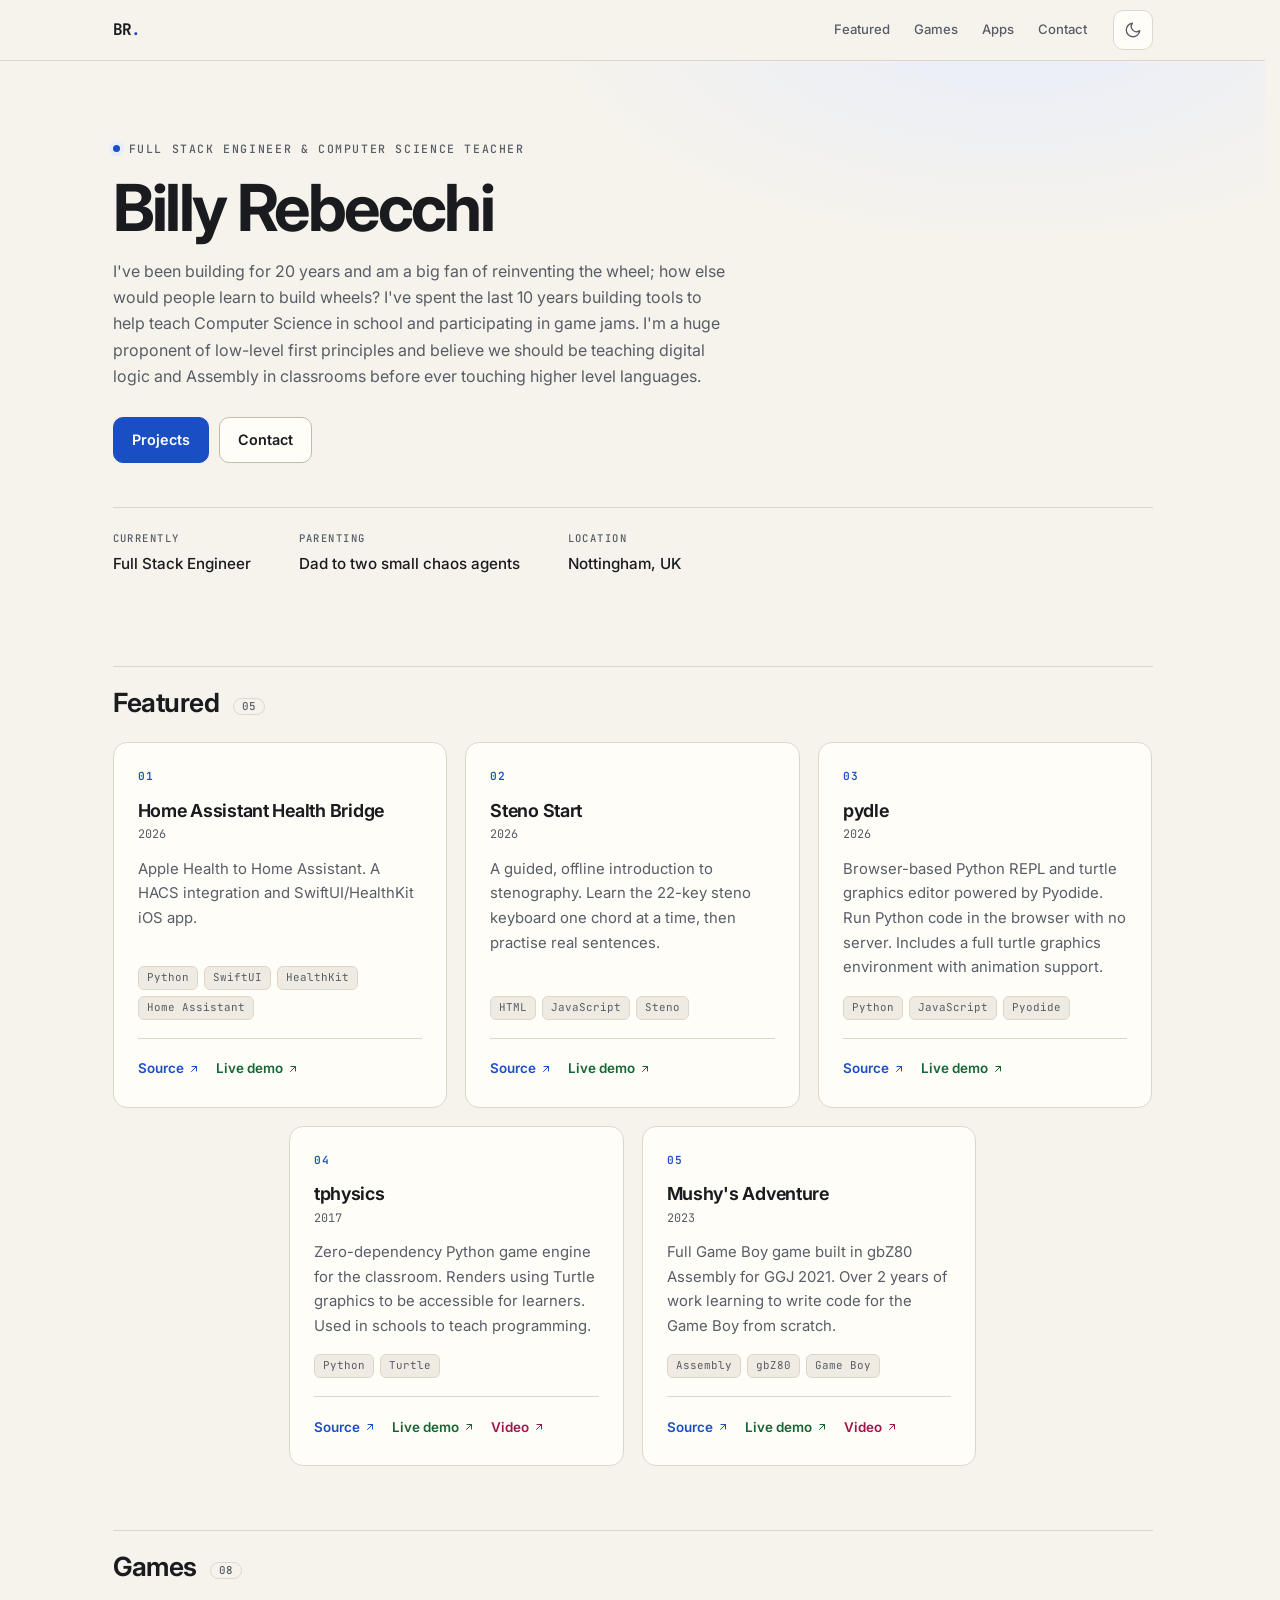
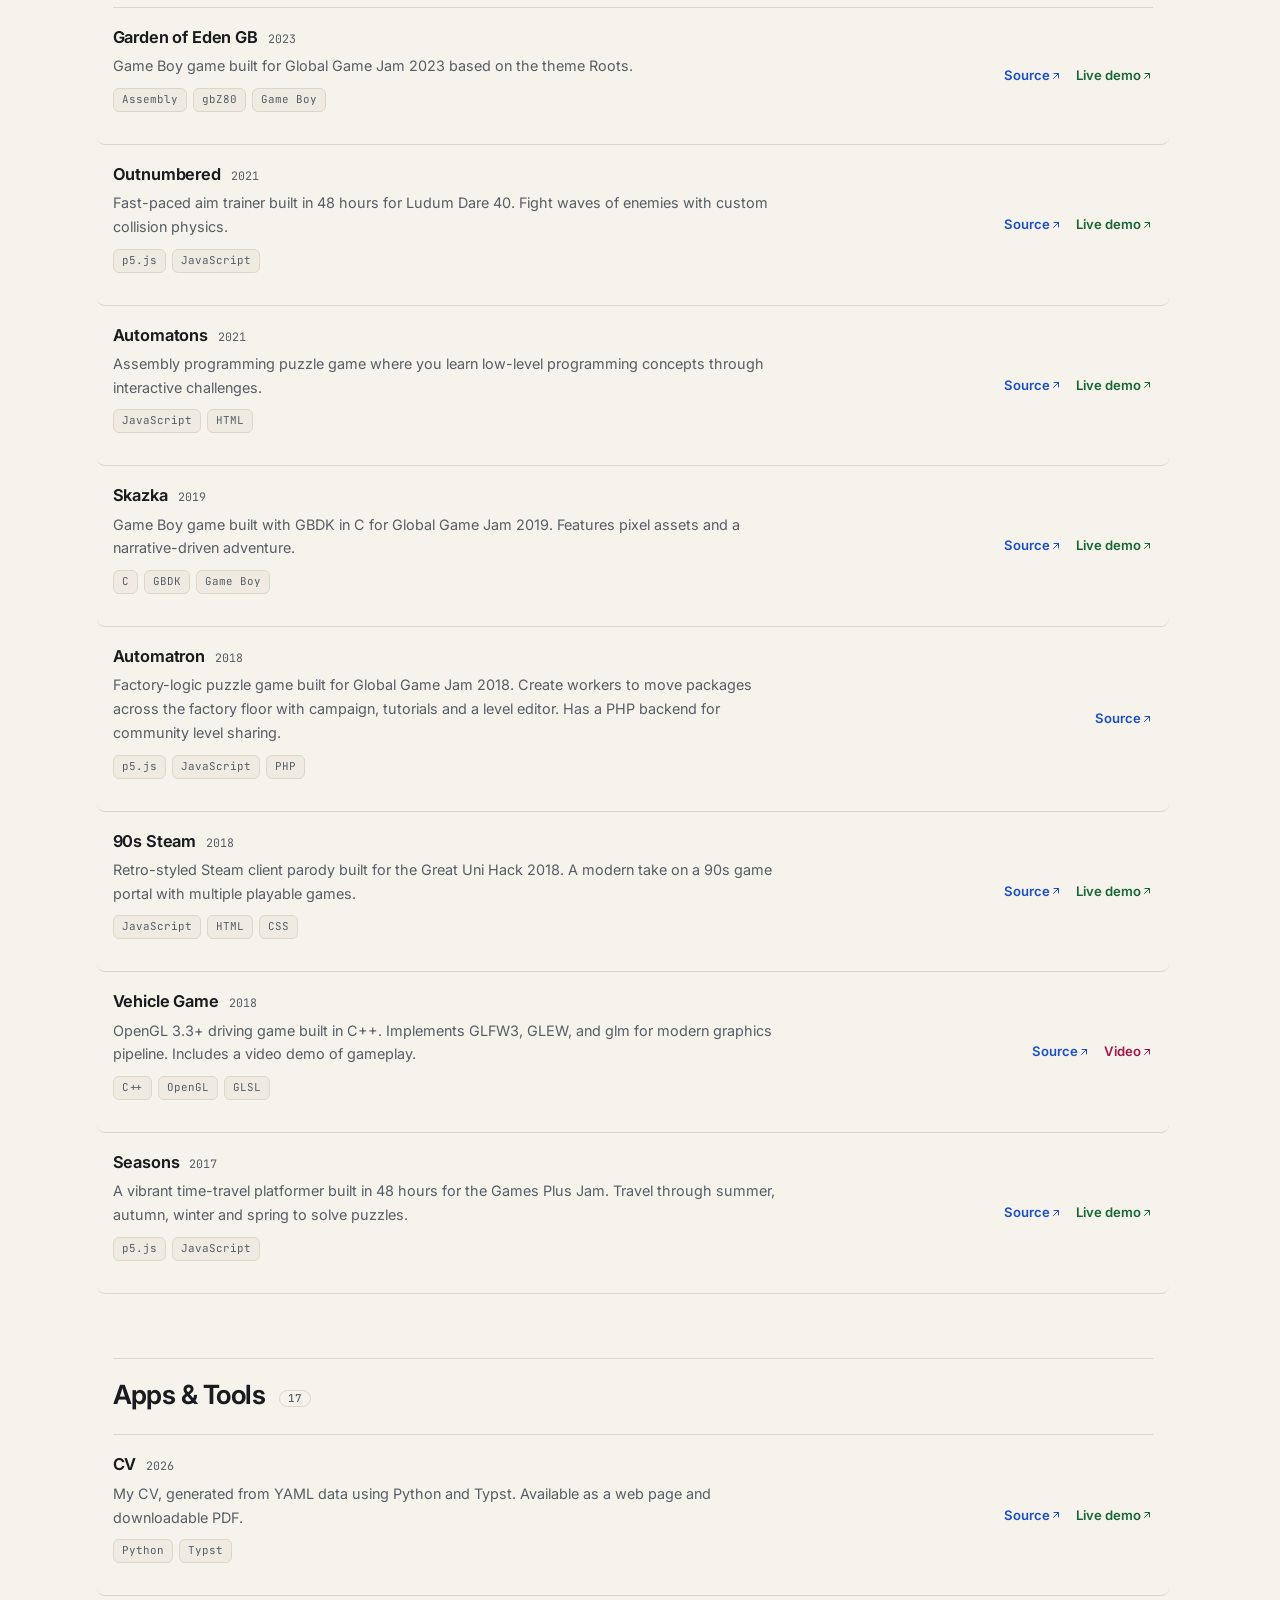
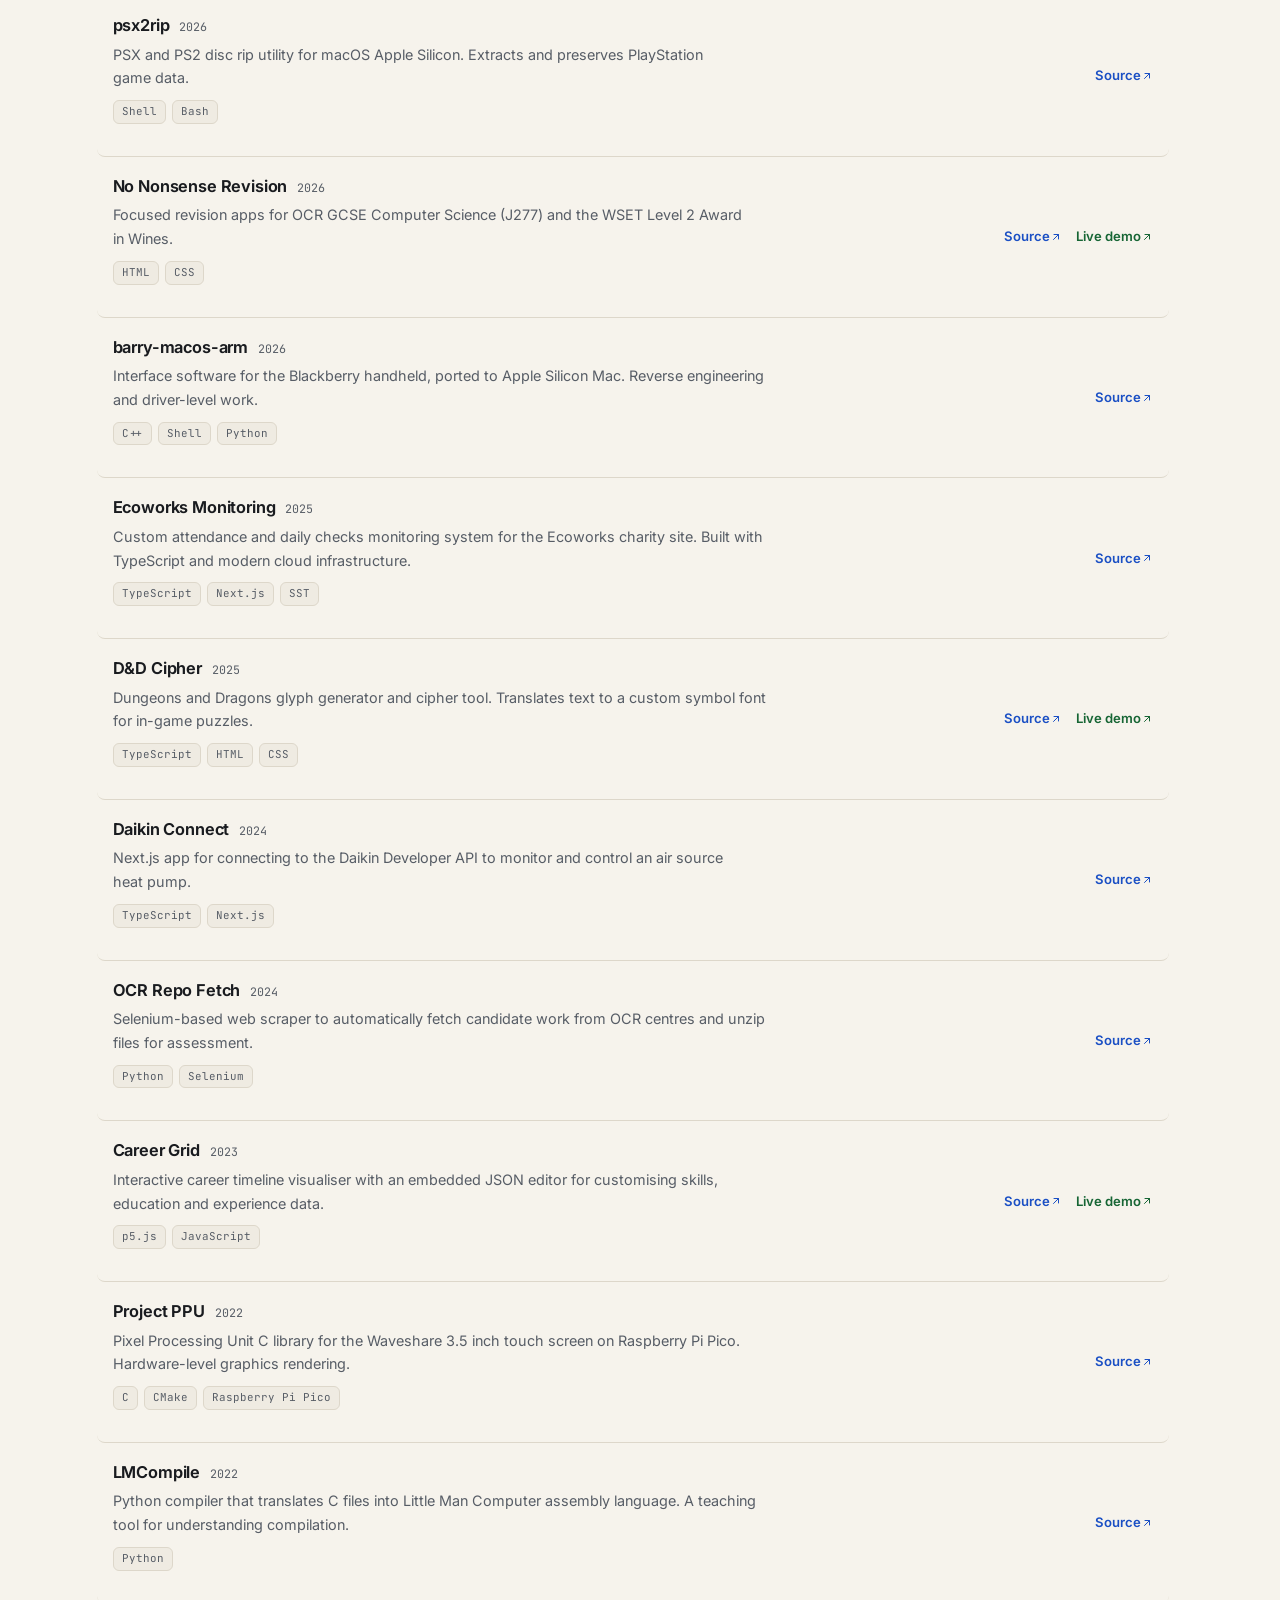
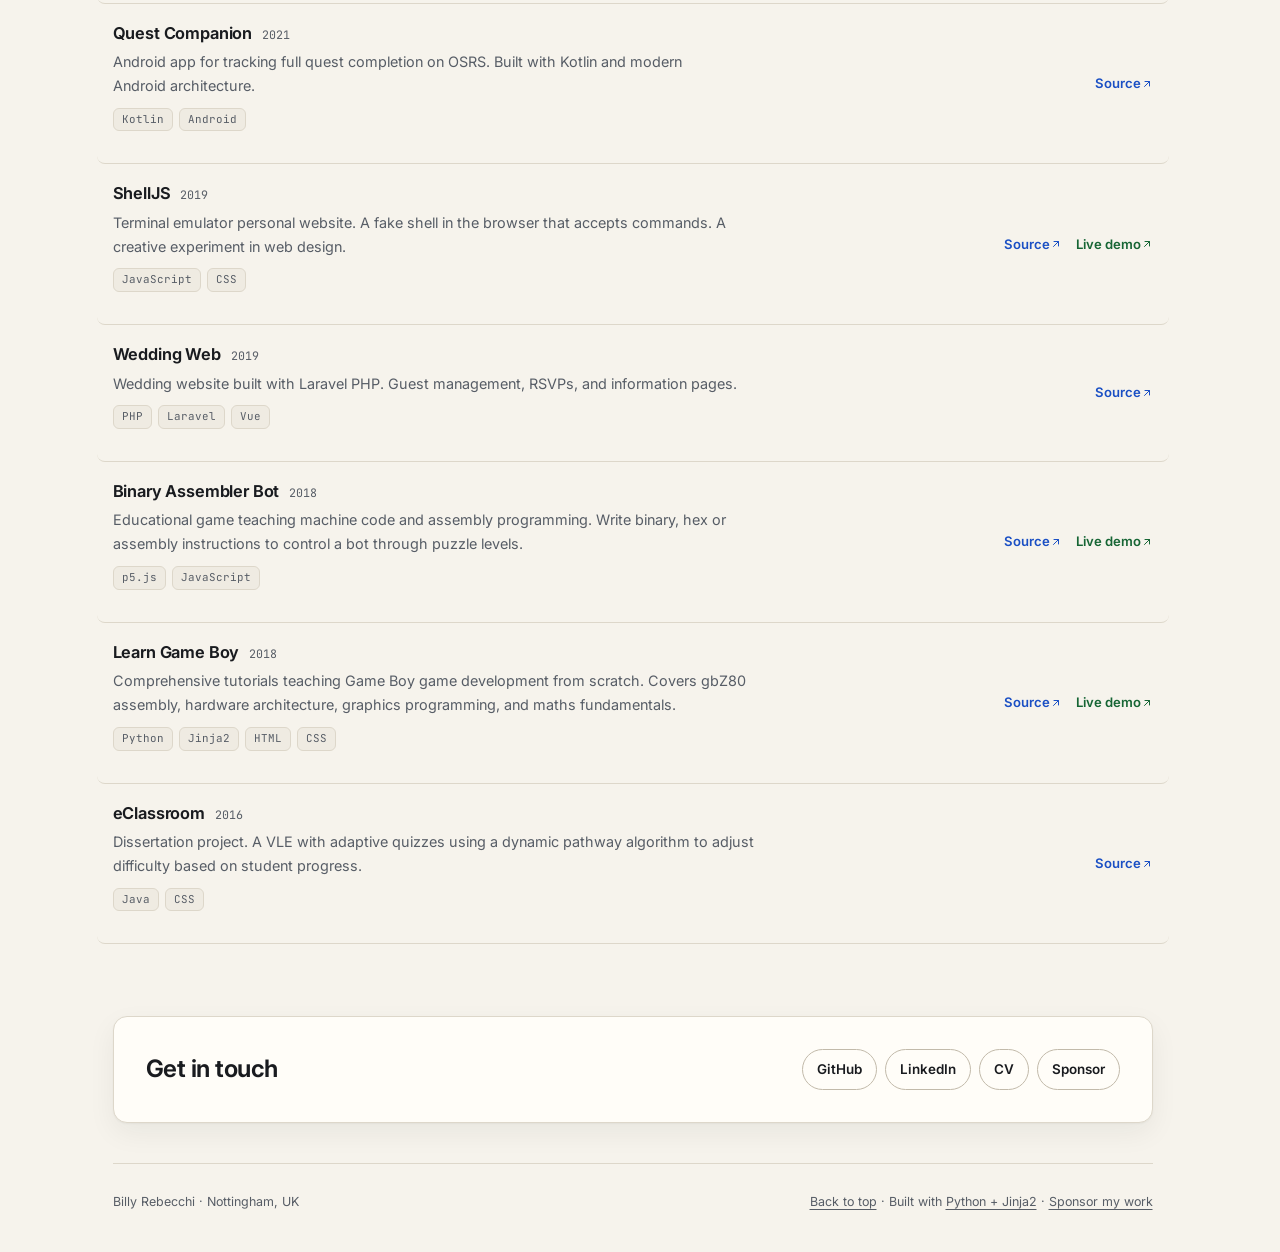
<file: docs/index.html>
<!DOCTYPE html>
<html lang="en">
<head>
  <meta charset="UTF-8">
  <meta name="viewport" content="width=device-width, initial-scale=1.0">
  <meta name="description" content="Full Stack Engineer & Computer Science Teacher with 20 years building tools to teach Computer Science in schools. Low-level programming advocate, Game Boy developer, and game jam participant.">
  <meta name="author" content="Billy Rebecchi">
  <meta name="theme-color" content="#f6f3ec">
  <meta name="color-scheme" content="light dark">
  <meta name="robots" content="index, follow">
  <link rel="canonical" href="https://thebillington.co.uk">
  <link rel="icon" type="image/svg+xml" href="favicon.svg">
  <link rel="icon" type="image/png" sizes="512x512" href="favicon.png">
  <link rel="icon" type="image/x-icon" href="favicon.ico">

  <meta property="og:type" content="website">
  <meta property="og:title" content="Billy Rebecchi">
  <meta property="og:description" content="Full Stack Engineer & Computer Science Teacher with 20 years building tools to teach Computer Science in schools. Low-level programming advocate, Game Boy developer, and game jam participant.">
  <meta property="og:url" content="https://thebillington.co.uk">
  <meta property="og:image" content="https://thebillington.co.uk/og-image.png">
  <meta property="og:image:type" content="image/png">
  <meta property="og:image:width" content="1200">
  <meta property="og:image:height" content="630">
  <meta property="og:image:alt" content="Billy Rebecchi, full stack engineer and computer science teacher, with nine screenshots of his projects">
  <meta property="og:site_name" content="Billy Rebecchi">
  <meta property="og:locale" content="en_GB">

  <meta name="twitter:card" content="summary_large_image">
  <meta name="twitter:title" content="Billy Rebecchi">
  <meta name="twitter:description" content="Full Stack Engineer & Computer Science Teacher with 20 years building tools to teach Computer Science in schools. Low-level programming advocate, Game Boy developer, and game jam participant.">
  <meta name="twitter:image" content="https://thebillington.co.uk/og-image.png">
  <meta name="twitter:image:alt" content="Billy Rebecchi, full stack engineer and computer science teacher, with nine screenshots of his projects">

  <script type="application/ld+json">
{
  "@context": "https://schema.org",
  "@type": "Person",
  "description": "Full Stack Engineer \u0026 Computer Science Teacher with 20 years building tools to teach Computer Science in schools. Low-level programming advocate, Game Boy developer, and game jam participant.",
  "image": "https://thebillington.co.uk/og-image.png",
  "jobTitle": "Full Stack Engineer \u0026 Computer Science Teacher",
  "name": "Billy Rebecchi",
  "sameAs": [
    "https://github.com/thebillington",
    "https://linkedin.com/in/thebillington"
  ],
  "url": "https://thebillington.co.uk"
}
  </script>

  <script>
    /* Set the theme before anything paints, so there is no flash. */
    (function () {
      var root = document.documentElement;
      root.classList.add('js');
      var stored = null;
      try { stored = window.localStorage.getItem('theme'); } catch (e) { /* private mode */ }
      var dark = stored
        ? stored === 'dark'
        : window.matchMedia('(prefers-color-scheme: dark)').matches;
      root.setAttribute('data-theme', dark ? 'dark' : 'light');
      var meta = document.querySelector('meta[name="theme-color"]');
      if (meta) { meta.setAttribute('content', dark ? '#0c1016' : '#f6f3ec'); }
    })();
  </script>

  <title>Billy Rebecchi</title>
  <link rel="preconnect" href="https://fonts.googleapis.com">
  <link rel="preconnect" href="https://fonts.gstatic.com" crossorigin>
  <link href="https://fonts.googleapis.com/css2?family=Inter:wght@400;500;600;700&family=JetBrains+Mono:wght@400;600&display=swap" rel="stylesheet">
  <link rel="stylesheet" href="style.css">
</head>
<body>
  <a class="skip-link" href="#main">Skip to content</a>

  <header class="site-header">
    <div class="container header-inner">
      <a class="monogram" href="#top">
        <span aria-hidden="true">BR<span class="dot">.</span></span>
        <span class="sr-only">Back to top</span>
      </a>
      <nav class="site-nav" aria-label="Sections">
        <ul>
          <li><a href="#work">Featured</a></li>
          <li><a href="#games">Games</a></li>
          <li><a href="#apps">Apps</a></li>
          <li><a href="#contact">Contact</a></li>
        </ul>
      </nav>
      <button class="theme-toggle" type="button" id="theme-toggle" aria-label="Switch to dark theme">
        <svg class="icon-moon" viewBox="0 0 24 24" fill="none" stroke="currentColor" stroke-width="1.8" stroke-linecap="round" stroke-linejoin="round" aria-hidden="true" focusable="false">
          <path d="M21 12.8A9 9 0 1 1 11.2 3a7 7 0 0 0 9.8 9.8Z"></path>
        </svg>
        <svg class="icon-sun" viewBox="0 0 24 24" fill="none" stroke="currentColor" stroke-width="1.8" stroke-linecap="round" stroke-linejoin="round" aria-hidden="true" focusable="false">
          <circle cx="12" cy="12" r="4"></circle>
          <path d="M12 2v2M12 20v2M4.9 4.9l1.4 1.4M17.7 17.7l1.4 1.4M2 12h2M20 12h2M4.9 19.1l1.4-1.4M17.7 6.3l1.4-1.4"></path>
        </svg>
      </button>
    </div>
  </header>

  <main id="main" tabindex="-1">
    <div class="container">
      
<section class="hero" id="top" aria-labelledby="hero-title">
  <p class="eyebrow">Full Stack Engineer & Computer Science Teacher</p>
  <h1 id="hero-title">Billy Rebecchi</h1>
  <p class="bio">I've been building for 20 years and am a big fan of reinventing the wheel; how else would people learn to build wheels? I've spent the last 10 years building tools to help teach Computer Science in school and participating in game jams. I'm a huge proponent of low-level first principles and believe we should be teaching digital logic and Assembly in classrooms before ever touching higher level languages.
</p>

  <div class="hero-actions">
    <a class="button button--primary" href="#work">Projects</a>
    <a class="button" href="#contact">Contact</a>
  </div>

  
  <dl class="facts">
    
    <div class="fact">
      <dt>Currently</dt>
      <dd>Full Stack Engineer</dd>
    </div>
    
    <div class="fact">
      <dt>Parenting</dt>
      <dd>Dad to two small chaos agents</dd>
    </div>
    
    <div class="fact">
      <dt>Location</dt>
      <dd>Nottingham, UK</dd>
    </div>
    
  </dl>
  
</section>

<section class="section" id="work" aria-labelledby="work-title">
  <div class="section-head">
    <h2 id="work-title">Featured <span class="section-count" aria-hidden="true">05</span></h2>
  </div>

  <ol class="card-grid" role="list">
    
    <li class="card">
      <div class="card-top">
        <span class="card-index" aria-hidden="true">01</span>
      </div>
      <h3>Home Assistant Health Bridge</h3>
      <div class="year">2026</div>
      <p class="desc">Apple Health to Home Assistant. A HACS integration and SwiftUI/HealthKit iOS app.</p>
      <ul class="tech-tags" aria-label="Technologies used">
        <li>Python</li><li>SwiftUI</li><li>HealthKit</li><li>Home Assistant</li>
      </ul>
      <div class="card-links">
        <a class="" target="_blank" rel="noopener noreferrer" href="https://github.com/thebillington/health-assist" aria-label="Source code for Home Assistant Health Bridge on GitHub (opens in a new tab)">Source<svg class="arrow" viewBox="0 0 24 24" fill="none" stroke="currentColor" stroke-width="2" stroke-linecap="round" stroke-linejoin="round" aria-hidden="true" focusable="false"><path d="M7 17 17 7M8 7h9v9"/></svg></a>
  <a class=" is-demo" target="_blank" rel="noopener noreferrer" href="https://healthassist.thebillington.co.uk" aria-label="Live demo of Home Assistant Health Bridge (opens in a new tab)">Live demo<svg class="arrow" viewBox="0 0 24 24" fill="none" stroke="currentColor" stroke-width="2" stroke-linecap="round" stroke-linejoin="round" aria-hidden="true" focusable="false"><path d="M7 17 17 7M8 7h9v9"/></svg></a>
  
      </div>
    </li>
    
    <li class="card">
      <div class="card-top">
        <span class="card-index" aria-hidden="true">02</span>
      </div>
      <h3>Steno Start</h3>
      <div class="year">2026</div>
      <p class="desc">A guided, offline introduction to stenography. Learn the 22-key steno keyboard one chord at a time, then practise real sentences.</p>
      <ul class="tech-tags" aria-label="Technologies used">
        <li>HTML</li><li>JavaScript</li><li>Steno</li>
      </ul>
      <div class="card-links">
        <a class="" target="_blank" rel="noopener noreferrer" href="https://github.com/thebillington/stenostart-site" aria-label="Source code for Steno Start on GitHub (opens in a new tab)">Source<svg class="arrow" viewBox="0 0 24 24" fill="none" stroke="currentColor" stroke-width="2" stroke-linecap="round" stroke-linejoin="round" aria-hidden="true" focusable="false"><path d="M7 17 17 7M8 7h9v9"/></svg></a>
  <a class=" is-demo" target="_blank" rel="noopener noreferrer" href="https://stenostart.uk" aria-label="Live demo of Steno Start (opens in a new tab)">Live demo<svg class="arrow" viewBox="0 0 24 24" fill="none" stroke="currentColor" stroke-width="2" stroke-linecap="round" stroke-linejoin="round" aria-hidden="true" focusable="false"><path d="M7 17 17 7M8 7h9v9"/></svg></a>
  
      </div>
    </li>
    
    <li class="card">
      <div class="card-top">
        <span class="card-index" aria-hidden="true">03</span>
      </div>
      <h3>pydle</h3>
      <div class="year">2026</div>
      <p class="desc">Browser-based Python REPL and turtle graphics editor powered by Pyodide. Run Python code in the browser with no server. Includes a full turtle graphics environment with animation support.</p>
      <ul class="tech-tags" aria-label="Technologies used">
        <li>Python</li><li>JavaScript</li><li>Pyodide</li>
      </ul>
      <div class="card-links">
        <a class="" target="_blank" rel="noopener noreferrer" href="https://github.com/thebillington/pydle" aria-label="Source code for pydle on GitHub (opens in a new tab)">Source<svg class="arrow" viewBox="0 0 24 24" fill="none" stroke="currentColor" stroke-width="2" stroke-linecap="round" stroke-linejoin="round" aria-hidden="true" focusable="false"><path d="M7 17 17 7M8 7h9v9"/></svg></a>
  <a class=" is-demo" target="_blank" rel="noopener noreferrer" href="https://pydle.uk" aria-label="Live demo of pydle (opens in a new tab)">Live demo<svg class="arrow" viewBox="0 0 24 24" fill="none" stroke="currentColor" stroke-width="2" stroke-linecap="round" stroke-linejoin="round" aria-hidden="true" focusable="false"><path d="M7 17 17 7M8 7h9v9"/></svg></a>
  
      </div>
    </li>
    
    <li class="card">
      <div class="card-top">
        <span class="card-index" aria-hidden="true">04</span>
      </div>
      <h3>tphysics</h3>
      <div class="year">2017</div>
      <p class="desc">Zero-dependency Python game engine for the classroom. Renders using Turtle graphics to be accessible for learners. Used in schools to teach programming.</p>
      <ul class="tech-tags" aria-label="Technologies used">
        <li>Python</li><li>Turtle</li>
      </ul>
      <div class="card-links">
        <a class="" target="_blank" rel="noopener noreferrer" href="https://github.com/thebillington/tphysics" aria-label="Source code for tphysics on GitHub (opens in a new tab)">Source<svg class="arrow" viewBox="0 0 24 24" fill="none" stroke="currentColor" stroke-width="2" stroke-linecap="round" stroke-linejoin="round" aria-hidden="true" focusable="false"><path d="M7 17 17 7M8 7h9v9"/></svg></a>
  <a class=" is-demo" target="_blank" rel="noopener noreferrer" href="https://tphysics.uk" aria-label="Live demo of tphysics (opens in a new tab)">Live demo<svg class="arrow" viewBox="0 0 24 24" fill="none" stroke="currentColor" stroke-width="2" stroke-linecap="round" stroke-linejoin="round" aria-hidden="true" focusable="false"><path d="M7 17 17 7M8 7h9v9"/></svg></a>
  <a class=" is-video" target="_blank" rel="noopener noreferrer" href="https://www.youtube.com/watch?v=6z4ZEE0VqHU" aria-label="Video of tphysics (opens in a new tab)">Video<svg class="arrow" viewBox="0 0 24 24" fill="none" stroke="currentColor" stroke-width="2" stroke-linecap="round" stroke-linejoin="round" aria-hidden="true" focusable="false"><path d="M7 17 17 7M8 7h9v9"/></svg></a>
      </div>
    </li>
    
    <li class="card">
      <div class="card-top">
        <span class="card-index" aria-hidden="true">05</span>
      </div>
      <h3>Mushy's Adventure</h3>
      <div class="year">2023</div>
      <p class="desc">Full Game Boy game built in gbZ80 Assembly for GGJ 2021. Over 2 years of work learning to write code for the Game Boy from scratch.</p>
      <ul class="tech-tags" aria-label="Technologies used">
        <li>Assembly</li><li>gbZ80</li><li>Game Boy</li>
      </ul>
      <div class="card-links">
        <a class="" target="_blank" rel="noopener noreferrer" href="https://github.com/thebillington/mushys_adventure" aria-label="Source code for Mushy's Adventure on GitHub (opens in a new tab)">Source<svg class="arrow" viewBox="0 0 24 24" fill="none" stroke="currentColor" stroke-width="2" stroke-linecap="round" stroke-linejoin="round" aria-hidden="true" focusable="false"><path d="M7 17 17 7M8 7h9v9"/></svg></a>
  <a class=" is-demo" target="_blank" rel="noopener noreferrer" href="https://thebillington.github.io/mushys_adventure/" aria-label="Live demo of Mushy's Adventure (opens in a new tab)">Live demo<svg class="arrow" viewBox="0 0 24 24" fill="none" stroke="currentColor" stroke-width="2" stroke-linecap="round" stroke-linejoin="round" aria-hidden="true" focusable="false"><path d="M7 17 17 7M8 7h9v9"/></svg></a>
  <a class=" is-video" target="_blank" rel="noopener noreferrer" href="https://www.youtube.com/watch?v=rDdYTNc6fCU" aria-label="Video of Mushy's Adventure (opens in a new tab)">Video<svg class="arrow" viewBox="0 0 24 24" fill="none" stroke="currentColor" stroke-width="2" stroke-linecap="round" stroke-linejoin="round" aria-hidden="true" focusable="false"><path d="M7 17 17 7M8 7h9v9"/></svg></a>
      </div>
    </li>
    
  </ol>
</section>


<section class="section" id="games" aria-labelledby="games-title">
  <div class="section-head">
    <h2 id="games-title">Games <span class="section-count" aria-hidden="true">08</span></h2>
  </div>

  <ul class="project-list" role="list">
    
    <li class="project-row">
      <div class="row-main">
        <div class="row-head">
          <h3>Garden of Eden GB</h3>
          <span class="row-year">2023</span>
        </div>
        <p class="row-desc">Game Boy game built for Global Game Jam 2023 based on the theme Roots.</p>
        <ul class="tech-tags" aria-label="Technologies used">
          <li>Assembly</li><li>gbZ80</li><li>Game Boy</li>
        </ul>
      </div>
      <div class="row-links">
        <a class="" target="_blank" rel="noopener noreferrer" href="https://github.com/thebillington/garden-of-eden-GB" aria-label="Source code for Garden of Eden GB on GitHub (opens in a new tab)">Source<svg class="arrow" viewBox="0 0 24 24" fill="none" stroke="currentColor" stroke-width="2" stroke-linecap="round" stroke-linejoin="round" aria-hidden="true" focusable="false"><path d="M7 17 17 7M8 7h9v9"/></svg></a>
  <a class=" is-demo" target="_blank" rel="noopener noreferrer" href="https://thebillington.github.io/garden-of-eden-GB/" aria-label="Live demo of Garden of Eden GB (opens in a new tab)">Live demo<svg class="arrow" viewBox="0 0 24 24" fill="none" stroke="currentColor" stroke-width="2" stroke-linecap="round" stroke-linejoin="round" aria-hidden="true" focusable="false"><path d="M7 17 17 7M8 7h9v9"/></svg></a>
  
      </div>
    </li>
    
    <li class="project-row">
      <div class="row-main">
        <div class="row-head">
          <h3>Outnumbered</h3>
          <span class="row-year">2021</span>
        </div>
        <p class="row-desc">Fast-paced aim trainer built in 48 hours for Ludum Dare 40. Fight waves of enemies with custom collision physics.</p>
        <ul class="tech-tags" aria-label="Technologies used">
          <li>p5.js</li><li>JavaScript</li>
        </ul>
      </div>
      <div class="row-links">
        <a class="" target="_blank" rel="noopener noreferrer" href="https://github.com/thebillington/outnumberedGame" aria-label="Source code for Outnumbered on GitHub (opens in a new tab)">Source<svg class="arrow" viewBox="0 0 24 24" fill="none" stroke="currentColor" stroke-width="2" stroke-linecap="round" stroke-linejoin="round" aria-hidden="true" focusable="false"><path d="M7 17 17 7M8 7h9v9"/></svg></a>
  <a class=" is-demo" target="_blank" rel="noopener noreferrer" href="https://thebillington.github.io/outnumberedGame/" aria-label="Live demo of Outnumbered (opens in a new tab)">Live demo<svg class="arrow" viewBox="0 0 24 24" fill="none" stroke="currentColor" stroke-width="2" stroke-linecap="round" stroke-linejoin="round" aria-hidden="true" focusable="false"><path d="M7 17 17 7M8 7h9v9"/></svg></a>
  
      </div>
    </li>
    
    <li class="project-row">
      <div class="row-main">
        <div class="row-head">
          <h3>Automatons</h3>
          <span class="row-year">2021</span>
        </div>
        <p class="row-desc">Assembly programming puzzle game where you learn low-level programming concepts through interactive challenges.</p>
        <ul class="tech-tags" aria-label="Technologies used">
          <li>JavaScript</li><li>HTML</li>
        </ul>
      </div>
      <div class="row-links">
        <a class="" target="_blank" rel="noopener noreferrer" href="https://github.com/thebillington/automatons" aria-label="Source code for Automatons on GitHub (opens in a new tab)">Source<svg class="arrow" viewBox="0 0 24 24" fill="none" stroke="currentColor" stroke-width="2" stroke-linecap="round" stroke-linejoin="round" aria-hidden="true" focusable="false"><path d="M7 17 17 7M8 7h9v9"/></svg></a>
  <a class=" is-demo" target="_blank" rel="noopener noreferrer" href="https://thebillington.github.io/automatons/" aria-label="Live demo of Automatons (opens in a new tab)">Live demo<svg class="arrow" viewBox="0 0 24 24" fill="none" stroke="currentColor" stroke-width="2" stroke-linecap="round" stroke-linejoin="round" aria-hidden="true" focusable="false"><path d="M7 17 17 7M8 7h9v9"/></svg></a>
  
      </div>
    </li>
    
    <li class="project-row">
      <div class="row-main">
        <div class="row-head">
          <h3>Skazka</h3>
          <span class="row-year">2019</span>
        </div>
        <p class="row-desc">Game Boy game built with GBDK in C for Global Game Jam 2019. Features pixel assets and a narrative-driven adventure.</p>
        <ul class="tech-tags" aria-label="Technologies used">
          <li>C</li><li>GBDK</li><li>Game Boy</li>
        </ul>
      </div>
      <div class="row-links">
        <a class="" target="_blank" rel="noopener noreferrer" href="https://github.com/thebillington/Skazka" aria-label="Source code for Skazka on GitHub (opens in a new tab)">Source<svg class="arrow" viewBox="0 0 24 24" fill="none" stroke="currentColor" stroke-width="2" stroke-linecap="round" stroke-linejoin="round" aria-hidden="true" focusable="false"><path d="M7 17 17 7M8 7h9v9"/></svg></a>
  <a class=" is-demo" target="_blank" rel="noopener noreferrer" href="https://thebillington.github.io/Skazka/" aria-label="Live demo of Skazka (opens in a new tab)">Live demo<svg class="arrow" viewBox="0 0 24 24" fill="none" stroke="currentColor" stroke-width="2" stroke-linecap="round" stroke-linejoin="round" aria-hidden="true" focusable="false"><path d="M7 17 17 7M8 7h9v9"/></svg></a>
  
      </div>
    </li>
    
    <li class="project-row">
      <div class="row-main">
        <div class="row-head">
          <h3>Automatron</h3>
          <span class="row-year">2018</span>
        </div>
        <p class="row-desc">Factory-logic puzzle game built for Global Game Jam 2018. Create workers to move packages across the factory floor with campaign, tutorials and a level editor. Has a PHP backend for community level sharing.</p>
        <ul class="tech-tags" aria-label="Technologies used">
          <li>p5.js</li><li>JavaScript</li><li>PHP</li>
        </ul>
      </div>
      <div class="row-links">
        <a class="" target="_blank" rel="noopener noreferrer" href="https://github.com/thebillington/Automatron" aria-label="Source code for Automatron on GitHub (opens in a new tab)">Source<svg class="arrow" viewBox="0 0 24 24" fill="none" stroke="currentColor" stroke-width="2" stroke-linecap="round" stroke-linejoin="round" aria-hidden="true" focusable="false"><path d="M7 17 17 7M8 7h9v9"/></svg></a>
  
  
      </div>
    </li>
    
    <li class="project-row">
      <div class="row-main">
        <div class="row-head">
          <h3>90s Steam</h3>
          <span class="row-year">2018</span>
        </div>
        <p class="row-desc">Retro-styled Steam client parody built for the Great Uni Hack 2018. A modern take on a 90s game portal with multiple playable games.</p>
        <ul class="tech-tags" aria-label="Technologies used">
          <li>JavaScript</li><li>HTML</li><li>CSS</li>
        </ul>
      </div>
      <div class="row-links">
        <a class="" target="_blank" rel="noopener noreferrer" href="https://github.com/thebillington/guh18" aria-label="Source code for 90s Steam on GitHub (opens in a new tab)">Source<svg class="arrow" viewBox="0 0 24 24" fill="none" stroke="currentColor" stroke-width="2" stroke-linecap="round" stroke-linejoin="round" aria-hidden="true" focusable="false"><path d="M7 17 17 7M8 7h9v9"/></svg></a>
  <a class=" is-demo" target="_blank" rel="noopener noreferrer" href="https://thebillington.github.io/guh18/" aria-label="Live demo of 90s Steam (opens in a new tab)">Live demo<svg class="arrow" viewBox="0 0 24 24" fill="none" stroke="currentColor" stroke-width="2" stroke-linecap="round" stroke-linejoin="round" aria-hidden="true" focusable="false"><path d="M7 17 17 7M8 7h9v9"/></svg></a>
  
      </div>
    </li>
    
    <li class="project-row">
      <div class="row-main">
        <div class="row-head">
          <h3>Vehicle Game</h3>
          <span class="row-year">2018</span>
        </div>
        <p class="row-desc">OpenGL 3.3+ driving game built in C++. Implements GLFW3, GLEW, and glm for modern graphics pipeline. Includes a video demo of gameplay.</p>
        <ul class="tech-tags" aria-label="Technologies used">
          <li>C++</li><li>OpenGL</li><li>GLSL</li>
        </ul>
      </div>
      <div class="row-links">
        <a class="" target="_blank" rel="noopener noreferrer" href="https://github.com/thebillington/VehicleGame" aria-label="Source code for Vehicle Game on GitHub (opens in a new tab)">Source<svg class="arrow" viewBox="0 0 24 24" fill="none" stroke="currentColor" stroke-width="2" stroke-linecap="round" stroke-linejoin="round" aria-hidden="true" focusable="false"><path d="M7 17 17 7M8 7h9v9"/></svg></a>
  
  <a class=" is-video" target="_blank" rel="noopener noreferrer" href="https://www.youtube.com/watch?v=UIOYu7G-LCk" aria-label="Video of Vehicle Game (opens in a new tab)">Video<svg class="arrow" viewBox="0 0 24 24" fill="none" stroke="currentColor" stroke-width="2" stroke-linecap="round" stroke-linejoin="round" aria-hidden="true" focusable="false"><path d="M7 17 17 7M8 7h9v9"/></svg></a>
      </div>
    </li>
    
    <li class="project-row">
      <div class="row-main">
        <div class="row-head">
          <h3>Seasons</h3>
          <span class="row-year">2017</span>
        </div>
        <p class="row-desc">A vibrant time-travel platformer built in 48 hours for the Games Plus Jam. Travel through summer, autumn, winter and spring to solve puzzles.</p>
        <ul class="tech-tags" aria-label="Technologies used">
          <li>p5.js</li><li>JavaScript</li>
        </ul>
      </div>
      <div class="row-links">
        <a class="" target="_blank" rel="noopener noreferrer" href="https://github.com/thebillington/seasons" aria-label="Source code for Seasons on GitHub (opens in a new tab)">Source<svg class="arrow" viewBox="0 0 24 24" fill="none" stroke="currentColor" stroke-width="2" stroke-linecap="round" stroke-linejoin="round" aria-hidden="true" focusable="false"><path d="M7 17 17 7M8 7h9v9"/></svg></a>
  <a class=" is-demo" target="_blank" rel="noopener noreferrer" href="https://thebillington.github.io/seasons/" aria-label="Live demo of Seasons (opens in a new tab)">Live demo<svg class="arrow" viewBox="0 0 24 24" fill="none" stroke="currentColor" stroke-width="2" stroke-linecap="round" stroke-linejoin="round" aria-hidden="true" focusable="false"><path d="M7 17 17 7M8 7h9v9"/></svg></a>
  
      </div>
    </li>
    
  </ul>
</section>

<section class="section" id="apps" aria-labelledby="apps-title">
  <div class="section-head">
    <h2 id="apps-title">Apps & Tools <span class="section-count" aria-hidden="true">17</span></h2>
  </div>

  <ul class="project-list" role="list">
    
    <li class="project-row">
      <div class="row-main">
        <div class="row-head">
          <h3>CV</h3>
          <span class="row-year">2026</span>
        </div>
        <p class="row-desc">My CV, generated from YAML data using Python and Typst. Available as a web page and downloadable PDF.</p>
        <ul class="tech-tags" aria-label="Technologies used">
          <li>Python</li><li>Typst</li>
        </ul>
      </div>
      <div class="row-links">
        <a class="" target="_blank" rel="noopener noreferrer" href="https://github.com/thebillington/cv" aria-label="Source code for CV on GitHub (opens in a new tab)">Source<svg class="arrow" viewBox="0 0 24 24" fill="none" stroke="currentColor" stroke-width="2" stroke-linecap="round" stroke-linejoin="round" aria-hidden="true" focusable="false"><path d="M7 17 17 7M8 7h9v9"/></svg></a>
  <a class=" is-demo" target="_blank" rel="noopener noreferrer" href="https://billy.rebecchi.uk/" aria-label="Live demo of CV (opens in a new tab)">Live demo<svg class="arrow" viewBox="0 0 24 24" fill="none" stroke="currentColor" stroke-width="2" stroke-linecap="round" stroke-linejoin="round" aria-hidden="true" focusable="false"><path d="M7 17 17 7M8 7h9v9"/></svg></a>
  
      </div>
    </li>
    
    <li class="project-row">
      <div class="row-main">
        <div class="row-head">
          <h3>psx2rip</h3>
          <span class="row-year">2026</span>
        </div>
        <p class="row-desc">PSX and PS2 disc rip utility for macOS Apple Silicon. Extracts and preserves PlayStation game data.</p>
        <ul class="tech-tags" aria-label="Technologies used">
          <li>Shell</li><li>Bash</li>
        </ul>
      </div>
      <div class="row-links">
        <a class="" target="_blank" rel="noopener noreferrer" href="https://github.com/thebillington/psx2rip" aria-label="Source code for psx2rip on GitHub (opens in a new tab)">Source<svg class="arrow" viewBox="0 0 24 24" fill="none" stroke="currentColor" stroke-width="2" stroke-linecap="round" stroke-linejoin="round" aria-hidden="true" focusable="false"><path d="M7 17 17 7M8 7h9v9"/></svg></a>
  
  
      </div>
    </li>
    
    <li class="project-row">
      <div class="row-main">
        <div class="row-head">
          <h3>No Nonsense Revision</h3>
          <span class="row-year">2026</span>
        </div>
        <p class="row-desc">Focused revision apps for OCR GCSE Computer Science (J277) and the WSET Level 2 Award in Wines.</p>
        <ul class="tech-tags" aria-label="Technologies used">
          <li>HTML</li><li>CSS</li>
        </ul>
      </div>
      <div class="row-links">
        <a class="" target="_blank" rel="noopener noreferrer" href="https://github.com/thebillington/no-nonsense-revision" aria-label="Source code for No Nonsense Revision on GitHub (opens in a new tab)">Source<svg class="arrow" viewBox="0 0 24 24" fill="none" stroke="currentColor" stroke-width="2" stroke-linecap="round" stroke-linejoin="round" aria-hidden="true" focusable="false"><path d="M7 17 17 7M8 7h9v9"/></svg></a>
  <a class=" is-demo" target="_blank" rel="noopener noreferrer" href="https://nononsenserevision.uk" aria-label="Live demo of No Nonsense Revision (opens in a new tab)">Live demo<svg class="arrow" viewBox="0 0 24 24" fill="none" stroke="currentColor" stroke-width="2" stroke-linecap="round" stroke-linejoin="round" aria-hidden="true" focusable="false"><path d="M7 17 17 7M8 7h9v9"/></svg></a>
  
      </div>
    </li>
    
    <li class="project-row">
      <div class="row-main">
        <div class="row-head">
          <h3>barry-macos-arm</h3>
          <span class="row-year">2026</span>
        </div>
        <p class="row-desc">Interface software for the Blackberry handheld, ported to Apple Silicon Mac. Reverse engineering and driver-level work.</p>
        <ul class="tech-tags" aria-label="Technologies used">
          <li>C++</li><li>Shell</li><li>Python</li>
        </ul>
      </div>
      <div class="row-links">
        <a class="" target="_blank" rel="noopener noreferrer" href="https://github.com/thebillington/barry-macos-arm" aria-label="Source code for barry-macos-arm on GitHub (opens in a new tab)">Source<svg class="arrow" viewBox="0 0 24 24" fill="none" stroke="currentColor" stroke-width="2" stroke-linecap="round" stroke-linejoin="round" aria-hidden="true" focusable="false"><path d="M7 17 17 7M8 7h9v9"/></svg></a>
  
  
      </div>
    </li>
    
    <li class="project-row">
      <div class="row-main">
        <div class="row-head">
          <h3>Ecoworks Monitoring</h3>
          <span class="row-year">2025</span>
        </div>
        <p class="row-desc">Custom attendance and daily checks monitoring system for the Ecoworks charity site. Built with TypeScript and modern cloud infrastructure.</p>
        <ul class="tech-tags" aria-label="Technologies used">
          <li>TypeScript</li><li>Next.js</li><li>SST</li>
        </ul>
      </div>
      <div class="row-links">
        <a class="" target="_blank" rel="noopener noreferrer" href="https://github.com/thebillington/ecoworks-monitoring" aria-label="Source code for Ecoworks Monitoring on GitHub (opens in a new tab)">Source<svg class="arrow" viewBox="0 0 24 24" fill="none" stroke="currentColor" stroke-width="2" stroke-linecap="round" stroke-linejoin="round" aria-hidden="true" focusable="false"><path d="M7 17 17 7M8 7h9v9"/></svg></a>
  
  
      </div>
    </li>
    
    <li class="project-row">
      <div class="row-main">
        <div class="row-head">
          <h3>D&D Cipher</h3>
          <span class="row-year">2025</span>
        </div>
        <p class="row-desc">Dungeons and Dragons glyph generator and cipher tool. Translates text to a custom symbol font for in-game puzzles.</p>
        <ul class="tech-tags" aria-label="Technologies used">
          <li>TypeScript</li><li>HTML</li><li>CSS</li>
        </ul>
      </div>
      <div class="row-links">
        <a class="" target="_blank" rel="noopener noreferrer" href="https://github.com/thebillington/dnd-cipher" aria-label="Source code for D&D Cipher on GitHub (opens in a new tab)">Source<svg class="arrow" viewBox="0 0 24 24" fill="none" stroke="currentColor" stroke-width="2" stroke-linecap="round" stroke-linejoin="round" aria-hidden="true" focusable="false"><path d="M7 17 17 7M8 7h9v9"/></svg></a>
  <a class=" is-demo" target="_blank" rel="noopener noreferrer" href="https://thebillington.github.io/dnd-cipher/" aria-label="Live demo of D&D Cipher (opens in a new tab)">Live demo<svg class="arrow" viewBox="0 0 24 24" fill="none" stroke="currentColor" stroke-width="2" stroke-linecap="round" stroke-linejoin="round" aria-hidden="true" focusable="false"><path d="M7 17 17 7M8 7h9v9"/></svg></a>
  
      </div>
    </li>
    
    <li class="project-row">
      <div class="row-main">
        <div class="row-head">
          <h3>Daikin Connect</h3>
          <span class="row-year">2024</span>
        </div>
        <p class="row-desc">Next.js app for connecting to the Daikin Developer API to monitor and control an air source heat pump.</p>
        <ul class="tech-tags" aria-label="Technologies used">
          <li>TypeScript</li><li>Next.js</li>
        </ul>
      </div>
      <div class="row-links">
        <a class="" target="_blank" rel="noopener noreferrer" href="https://github.com/thebillington/daikin-connect" aria-label="Source code for Daikin Connect on GitHub (opens in a new tab)">Source<svg class="arrow" viewBox="0 0 24 24" fill="none" stroke="currentColor" stroke-width="2" stroke-linecap="round" stroke-linejoin="round" aria-hidden="true" focusable="false"><path d="M7 17 17 7M8 7h9v9"/></svg></a>
  
  
      </div>
    </li>
    
    <li class="project-row">
      <div class="row-main">
        <div class="row-head">
          <h3>OCR Repo Fetch</h3>
          <span class="row-year">2024</span>
        </div>
        <p class="row-desc">Selenium-based web scraper to automatically fetch candidate work from OCR centres and unzip files for assessment.</p>
        <ul class="tech-tags" aria-label="Technologies used">
          <li>Python</li><li>Selenium</li>
        </ul>
      </div>
      <div class="row-links">
        <a class="" target="_blank" rel="noopener noreferrer" href="https://github.com/thebillington/ocr-repo-fetch" aria-label="Source code for OCR Repo Fetch on GitHub (opens in a new tab)">Source<svg class="arrow" viewBox="0 0 24 24" fill="none" stroke="currentColor" stroke-width="2" stroke-linecap="round" stroke-linejoin="round" aria-hidden="true" focusable="false"><path d="M7 17 17 7M8 7h9v9"/></svg></a>
  
  
      </div>
    </li>
    
    <li class="project-row">
      <div class="row-main">
        <div class="row-head">
          <h3>Career Grid</h3>
          <span class="row-year">2023</span>
        </div>
        <p class="row-desc">Interactive career timeline visualiser with an embedded JSON editor for customising skills, education and experience data.</p>
        <ul class="tech-tags" aria-label="Technologies used">
          <li>p5.js</li><li>JavaScript</li>
        </ul>
      </div>
      <div class="row-links">
        <a class="" target="_blank" rel="noopener noreferrer" href="https://github.com/thebillington/career_grid" aria-label="Source code for Career Grid on GitHub (opens in a new tab)">Source<svg class="arrow" viewBox="0 0 24 24" fill="none" stroke="currentColor" stroke-width="2" stroke-linecap="round" stroke-linejoin="round" aria-hidden="true" focusable="false"><path d="M7 17 17 7M8 7h9v9"/></svg></a>
  <a class=" is-demo" target="_blank" rel="noopener noreferrer" href="https://thebillington.github.io/career_grid/" aria-label="Live demo of Career Grid (opens in a new tab)">Live demo<svg class="arrow" viewBox="0 0 24 24" fill="none" stroke="currentColor" stroke-width="2" stroke-linecap="round" stroke-linejoin="round" aria-hidden="true" focusable="false"><path d="M7 17 17 7M8 7h9v9"/></svg></a>
  
      </div>
    </li>
    
    <li class="project-row">
      <div class="row-main">
        <div class="row-head">
          <h3>Project PPU</h3>
          <span class="row-year">2022</span>
        </div>
        <p class="row-desc">Pixel Processing Unit C library for the Waveshare 3.5 inch touch screen on Raspberry Pi Pico. Hardware-level graphics rendering.</p>
        <ul class="tech-tags" aria-label="Technologies used">
          <li>C</li><li>CMake</li><li>Raspberry Pi Pico</li>
        </ul>
      </div>
      <div class="row-links">
        <a class="" target="_blank" rel="noopener noreferrer" href="https://github.com/thebillington/project_ppu" aria-label="Source code for Project PPU on GitHub (opens in a new tab)">Source<svg class="arrow" viewBox="0 0 24 24" fill="none" stroke="currentColor" stroke-width="2" stroke-linecap="round" stroke-linejoin="round" aria-hidden="true" focusable="false"><path d="M7 17 17 7M8 7h9v9"/></svg></a>
  
  
      </div>
    </li>
    
    <li class="project-row">
      <div class="row-main">
        <div class="row-head">
          <h3>LMCompile</h3>
          <span class="row-year">2022</span>
        </div>
        <p class="row-desc">Python compiler that translates C files into Little Man Computer assembly language. A teaching tool for understanding compilation.</p>
        <ul class="tech-tags" aria-label="Technologies used">
          <li>Python</li>
        </ul>
      </div>
      <div class="row-links">
        <a class="" target="_blank" rel="noopener noreferrer" href="https://github.com/thebillington/LMCompile" aria-label="Source code for LMCompile on GitHub (opens in a new tab)">Source<svg class="arrow" viewBox="0 0 24 24" fill="none" stroke="currentColor" stroke-width="2" stroke-linecap="round" stroke-linejoin="round" aria-hidden="true" focusable="false"><path d="M7 17 17 7M8 7h9v9"/></svg></a>
  
  
      </div>
    </li>
    
    <li class="project-row">
      <div class="row-main">
        <div class="row-head">
          <h3>Quest Companion</h3>
          <span class="row-year">2021</span>
        </div>
        <p class="row-desc">Android app for tracking full quest completion on OSRS. Built with Kotlin and modern Android architecture.</p>
        <ul class="tech-tags" aria-label="Technologies used">
          <li>Kotlin</li><li>Android</li>
        </ul>
      </div>
      <div class="row-links">
        <a class="" target="_blank" rel="noopener noreferrer" href="https://github.com/thebillington/quest_companion_android" aria-label="Source code for Quest Companion on GitHub (opens in a new tab)">Source<svg class="arrow" viewBox="0 0 24 24" fill="none" stroke="currentColor" stroke-width="2" stroke-linecap="round" stroke-linejoin="round" aria-hidden="true" focusable="false"><path d="M7 17 17 7M8 7h9v9"/></svg></a>
  
  
      </div>
    </li>
    
    <li class="project-row">
      <div class="row-main">
        <div class="row-head">
          <h3>ShellJS</h3>
          <span class="row-year">2019</span>
        </div>
        <p class="row-desc">Terminal emulator personal website. A fake shell in the browser that accepts commands. A creative experiment in web design.</p>
        <ul class="tech-tags" aria-label="Technologies used">
          <li>JavaScript</li><li>CSS</li>
        </ul>
      </div>
      <div class="row-links">
        <a class="" target="_blank" rel="noopener noreferrer" href="https://github.com/thebillington/shellJS" aria-label="Source code for ShellJS on GitHub (opens in a new tab)">Source<svg class="arrow" viewBox="0 0 24 24" fill="none" stroke="currentColor" stroke-width="2" stroke-linecap="round" stroke-linejoin="round" aria-hidden="true" focusable="false"><path d="M7 17 17 7M8 7h9v9"/></svg></a>
  <a class=" is-demo" target="_blank" rel="noopener noreferrer" href="https://thebillington.github.io/shellJS/" aria-label="Live demo of ShellJS (opens in a new tab)">Live demo<svg class="arrow" viewBox="0 0 24 24" fill="none" stroke="currentColor" stroke-width="2" stroke-linecap="round" stroke-linejoin="round" aria-hidden="true" focusable="false"><path d="M7 17 17 7M8 7h9v9"/></svg></a>
  
      </div>
    </li>
    
    <li class="project-row">
      <div class="row-main">
        <div class="row-head">
          <h3>Wedding Web</h3>
          <span class="row-year">2019</span>
        </div>
        <p class="row-desc">Wedding website built with Laravel PHP. Guest management, RSVPs, and information pages.</p>
        <ul class="tech-tags" aria-label="Technologies used">
          <li>PHP</li><li>Laravel</li><li>Vue</li>
        </ul>
      </div>
      <div class="row-links">
        <a class="" target="_blank" rel="noopener noreferrer" href="https://github.com/thebillington/wedding-web" aria-label="Source code for Wedding Web on GitHub (opens in a new tab)">Source<svg class="arrow" viewBox="0 0 24 24" fill="none" stroke="currentColor" stroke-width="2" stroke-linecap="round" stroke-linejoin="round" aria-hidden="true" focusable="false"><path d="M7 17 17 7M8 7h9v9"/></svg></a>
  
  
      </div>
    </li>
    
    <li class="project-row">
      <div class="row-main">
        <div class="row-head">
          <h3>Binary Assembler Bot</h3>
          <span class="row-year">2018</span>
        </div>
        <p class="row-desc">Educational game teaching machine code and assembly programming. Write binary, hex or assembly instructions to control a bot through puzzle levels.</p>
        <ul class="tech-tags" aria-label="Technologies used">
          <li>p5.js</li><li>JavaScript</li>
        </ul>
      </div>
      <div class="row-links">
        <a class="" target="_blank" rel="noopener noreferrer" href="https://github.com/thebillington/bab" aria-label="Source code for Binary Assembler Bot on GitHub (opens in a new tab)">Source<svg class="arrow" viewBox="0 0 24 24" fill="none" stroke="currentColor" stroke-width="2" stroke-linecap="round" stroke-linejoin="round" aria-hidden="true" focusable="false"><path d="M7 17 17 7M8 7h9v9"/></svg></a>
  <a class=" is-demo" target="_blank" rel="noopener noreferrer" href="https://thebillington.github.io/bab/" aria-label="Live demo of Binary Assembler Bot (opens in a new tab)">Live demo<svg class="arrow" viewBox="0 0 24 24" fill="none" stroke="currentColor" stroke-width="2" stroke-linecap="round" stroke-linejoin="round" aria-hidden="true" focusable="false"><path d="M7 17 17 7M8 7h9v9"/></svg></a>
  
      </div>
    </li>
    
    <li class="project-row">
      <div class="row-main">
        <div class="row-head">
          <h3>Learn Game Boy</h3>
          <span class="row-year">2018</span>
        </div>
        <p class="row-desc">Comprehensive tutorials teaching Game Boy game development from scratch. Covers gbZ80 assembly, hardware architecture, graphics programming, and maths fundamentals.</p>
        <ul class="tech-tags" aria-label="Technologies used">
          <li>Python</li><li>Jinja2</li><li>HTML</li><li>CSS</li>
        </ul>
      </div>
      <div class="row-links">
        <a class="" target="_blank" rel="noopener noreferrer" href="https://github.com/thebillington/learngameboy" aria-label="Source code for Learn Game Boy on GitHub (opens in a new tab)">Source<svg class="arrow" viewBox="0 0 24 24" fill="none" stroke="currentColor" stroke-width="2" stroke-linecap="round" stroke-linejoin="round" aria-hidden="true" focusable="false"><path d="M7 17 17 7M8 7h9v9"/></svg></a>
  <a class=" is-demo" target="_blank" rel="noopener noreferrer" href="https://learngameboy.com/" aria-label="Live demo of Learn Game Boy (opens in a new tab)">Live demo<svg class="arrow" viewBox="0 0 24 24" fill="none" stroke="currentColor" stroke-width="2" stroke-linecap="round" stroke-linejoin="round" aria-hidden="true" focusable="false"><path d="M7 17 17 7M8 7h9v9"/></svg></a>
  
      </div>
    </li>
    
    <li class="project-row">
      <div class="row-main">
        <div class="row-head">
          <h3>eClassroom</h3>
          <span class="row-year">2016</span>
        </div>
        <p class="row-desc">Dissertation project. A VLE with adaptive quizzes using a dynamic pathway algorithm to adjust difficulty based on student progress.</p>
        <ul class="tech-tags" aria-label="Technologies used">
          <li>Java</li><li>CSS</li>
        </ul>
      </div>
      <div class="row-links">
        <a class="" target="_blank" rel="noopener noreferrer" href="https://github.com/thebillington/eClassroom" aria-label="Source code for eClassroom on GitHub (opens in a new tab)">Source<svg class="arrow" viewBox="0 0 24 24" fill="none" stroke="currentColor" stroke-width="2" stroke-linecap="round" stroke-linejoin="round" aria-hidden="true" focusable="false"><path d="M7 17 17 7M8 7h9v9"/></svg></a>
  
  
      </div>
    </li>
    
  </ul>
</section>


<section class="contact" id="contact" aria-labelledby="contact-title">
  <div>
    <h2 id="contact-title">Get in touch</h2>
  </div>
  <ul class="contact-links">
    <li><a target="_blank" rel="noopener noreferrer" href="https://github.com/thebillington" aria-label="GitHub profile (opens in a new tab)">GitHub</a></li>
    <li><a target="_blank" rel="noopener noreferrer" href="https://linkedin.com/in/thebillington" aria-label="LinkedIn profile (opens in a new tab)">LinkedIn</a></li>
    <li><a target="_blank" rel="noopener noreferrer" href="https://billy.rebecchi.uk/" aria-label="CV (opens in a new tab)">CV</a></li>
    
    <li><a target="_blank" rel="noopener noreferrer" href="https://github.com/sponsors/thebillington" aria-label="Sponsor my work on GitHub (opens in a new tab)">Sponsor</a></li>
  </ul>
</section>

<footer class="site-footer">
  <span>Billy Rebecchi &middot; Nottingham, UK</span>
  <span><a href="#top">Back to top</a> &middot; Built with <a target="_blank" rel="noopener noreferrer" href="https://github.com/thebillington/thebillington.github.io" aria-label="Python + Jinja2 site source on GitHub (opens in a new tab)">Python + Jinja2</a> &middot; <a target="_blank" rel="noopener noreferrer" href="https://github.com/sponsors/thebillington" aria-label="Sponsor my work on GitHub (opens in a new tab)">Sponsor my work</a></span>
</footer>

    </div>
  </main>

  <script>
    (function () {
      var button = document.getElementById('theme-toggle');
      if (!button) { return; }
      var root = document.documentElement;
      var meta = document.querySelector('meta[name="theme-color"]');

      function label() {
        var dark = root.getAttribute('data-theme') === 'dark';
        button.setAttribute('aria-label', dark ? 'Switch to light theme' : 'Switch to dark theme');
      }

      function sync() {
        if (meta) {
          meta.setAttribute('content',
            root.getAttribute('data-theme') === 'dark' ? '#0c1016' : '#f6f3ec');
        }
        label();
      }

      button.addEventListener('click', function () {
        var next = root.getAttribute('data-theme') === 'dark' ? 'light' : 'dark';
        root.setAttribute('data-theme', next);
        try { window.localStorage.setItem('theme', next); } catch (e) { /* private mode */ }
        sync();
      });

      /* Follow the operating system until the visitor makes a choice. */
      if (window.matchMedia) {
        var query = window.matchMedia('(prefers-color-scheme: dark)');
        var onChange = function (event) {
          var stored = null;
          try { stored = window.localStorage.getItem('theme'); } catch (e) { /* private mode */ }
          if (stored) { return; }
          root.setAttribute('data-theme', event.matches ? 'dark' : 'light');
          sync();
        };
        if (query.addEventListener) {
          query.addEventListener('change', onChange);
        } else if (query.addListener) {
          query.addListener(onChange);
        }
      }

      sync();
    })();
  </script>
</body>
</html>
</file>
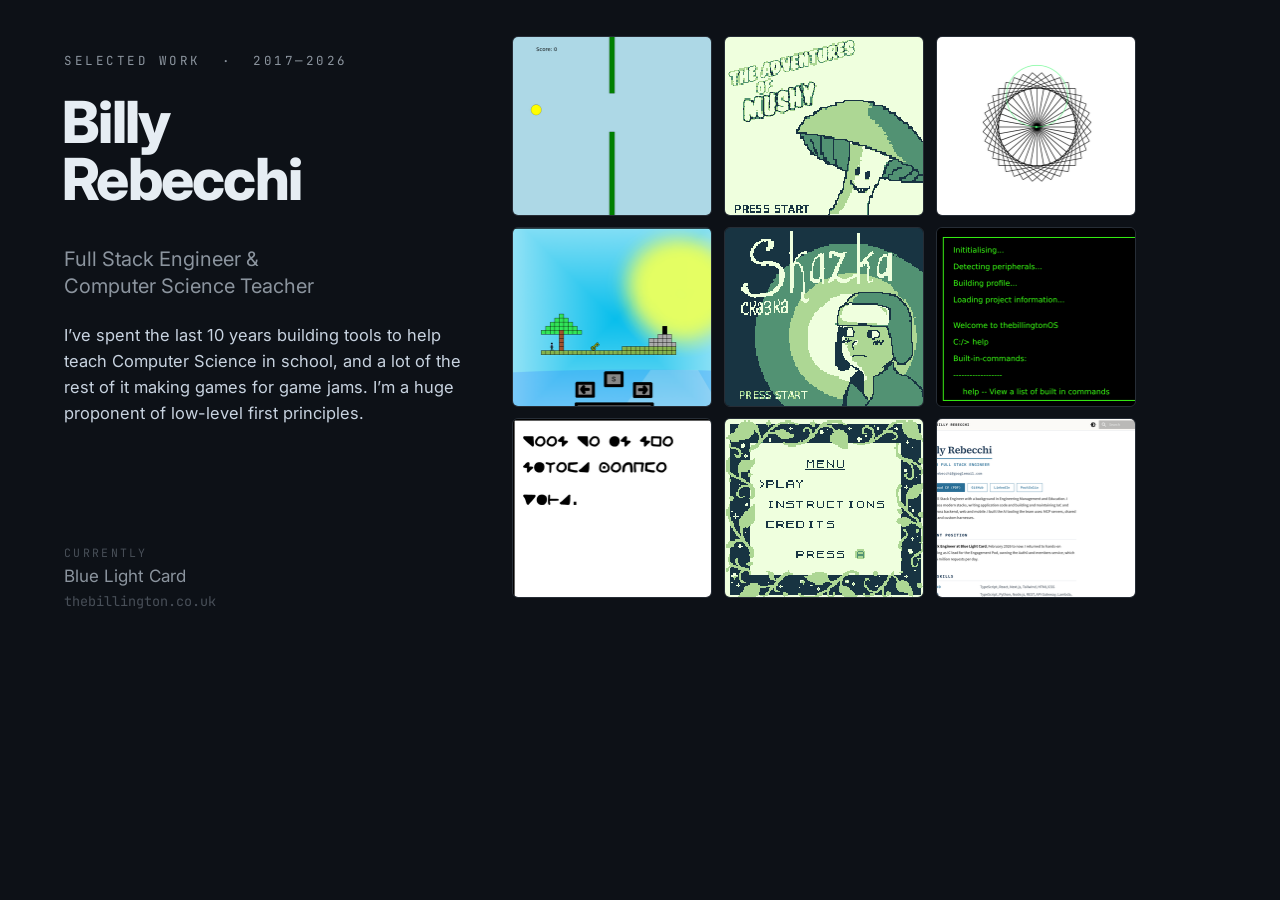
<file: og/card.html>
<html><head><meta charset="utf-8">
<style>
@font-face { font-family:'Inter'; src:url('assets/fonts/Inter-Variable.ttf'); font-weight:100 900; }
@font-face { font-family:'JBM'; src:url('assets/fonts/JetBrainsMono-Variable.ttf'); font-weight:100 800; }
@font-face { font-family:'Serif4'; src:url('../assets/fonts/SourceSerif4-600.ttf'); font-weight:600; }
@font-face { font-family:'Sans3'; src:url('../assets/fonts/SourceSans3-400.ttf'); font-weight:400; }
@font-face { font-family:'Plex'; src:url('../assets/fonts/IBMPlexMono-Regular.ttf'); font-weight:400; }
@font-face { font-family:'Plex'; src:url('../assets/fonts/IBMPlexMono-SemiBold.ttf'); font-weight:600; }
* { margin:0; padding:0; box-sizing:border-box; }
body { width:1200px; height:630px; overflow:hidden; position:relative; }
</style></head>
<body style="background:#0d1117;font-family:'Inter'">
  <div style="position:absolute;left:64px;top:52px;font-family:'JBM';font-size:12.5px;
              letter-spacing:.2em;color:#8b949e">SELECTED WORK &nbsp;&middot;&nbsp; 2017&mdash;2026</div>

  <div style="position:absolute;left:62px;top:94px;font-weight:800;font-size:58px;
              line-height:.98;letter-spacing:-.03em;color:#e6edf3">Billy<br>Rebecchi</div>

  <div style="position:absolute;left:64px;top:246px;width:400px;font-size:20px;
              line-height:1.35;color:#8b949e">Full Stack Engineer &amp;<br>Computer Science Teacher</div>

  <div style="position:absolute;left:64px;top:322px;width:406px;font-size:16.5px;
              line-height:1.58;color:#c8d3e0">I&rsquo;ve spent the last 10 years building
    tools to help teach Computer Science in school, and a lot of the rest of it making
    games for game jams. I&rsquo;m a huge proponent of low-level first principles.</div>

  <div style="position:absolute;left:64px;bottom:70px;font-family:'JBM';font-size:11.5px;
              letter-spacing:.2em;color:#484f58">CURRENTLY</div>
  <div style="position:absolute;left:64px;bottom:44px;font-size:17px;color:#8b949e">
    Blue Light Card</div>
  <div style="position:absolute;left:64px;bottom:20px;font-family:'JBM';font-size:13.5px;
              color:#484f58">thebillington.co.uk</div>

  
  <div style="position:absolute;left:512px;top:36px;width:200px;height:180px;
              background:#161b22;border:1px solid #262d36;border-radius:6px;overflow:hidden">
    <img src="assets/tile-0.png" style="width:200px;height:180px;display:block">
  </div>
  <div style="position:absolute;left:724px;top:36px;width:200px;height:180px;
              background:#161b22;border:1px solid #262d36;border-radius:6px;overflow:hidden">
    <img src="assets/tile-1.png" style="width:200px;height:180px;display:block;image-rendering:pixelated">
  </div>
  <div style="position:absolute;left:936px;top:36px;width:200px;height:180px;
              background:#161b22;border:1px solid #262d36;border-radius:6px;overflow:hidden">
    <img src="assets/tile-2.png" style="width:200px;height:180px;display:block">
  </div>
  <div style="position:absolute;left:512px;top:227px;width:200px;height:180px;
              background:#161b22;border:1px solid #262d36;border-radius:6px;overflow:hidden">
    <img src="assets/tile-3.png" style="width:200px;height:180px;display:block">
  </div>
  <div style="position:absolute;left:724px;top:227px;width:200px;height:180px;
              background:#161b22;border:1px solid #262d36;border-radius:6px;overflow:hidden">
    <img src="assets/tile-4.png" style="width:200px;height:180px;display:block;image-rendering:pixelated">
  </div>
  <div style="position:absolute;left:936px;top:227px;width:200px;height:180px;
              background:#161b22;border:1px solid #262d36;border-radius:6px;overflow:hidden">
    <img src="assets/tile-5.png" style="width:200px;height:180px;display:block">
  </div>
  <div style="position:absolute;left:512px;top:418px;width:200px;height:180px;
              background:#161b22;border:1px solid #262d36;border-radius:6px;overflow:hidden">
    <img src="assets/tile-6.png" style="width:200px;height:180px;display:block">
  </div>
  <div style="position:absolute;left:724px;top:418px;width:200px;height:180px;
              background:#161b22;border:1px solid #262d36;border-radius:6px;overflow:hidden">
    <img src="assets/tile-7.png" style="width:200px;height:180px;display:block;image-rendering:pixelated">
  </div>
  <div style="position:absolute;left:936px;top:418px;width:200px;height:180px;
              background:#161b22;border:1px solid #262d36;border-radius:6px;overflow:hidden">
    <img src="assets/tile-8.png" style="width:200px;height:180px;display:block">
  </div>


</body></html>
</file>
<file: docs/style.css>
/* ---------------------------------------------------------------
   thebillington.co.uk
   One stylesheet, two themes. Light is the default and follows the
   operating system until the visitor chooses otherwise.
   --------------------------------------------------------------- */

:root {
  color-scheme: light;

  --bg: #f6f3ec;
  --bg-soft: #efebe2;
  --surface: #fffdf8;
  --surface-2: #f3f0e8;
  --border: #ddd7ca;
  --border-strong: #c2baaa;

  --text: #191b1f;
  --text-dim: #575d66;

  --accent: #1a4fc4;
  --accent-strong: #123a96;
  --accent-contrast: #ffffff;
  --accent-soft: #e7edfb;

  --green: #166534;
  --pink: #9d174d;

  --shadow: 0 1px 2px rgba(25, 27, 31, 0.04), 0 10px 28px rgba(25, 27, 31, 0.06);
  --shadow-lift: 0 2px 4px rgba(25, 27, 31, 0.06), 0 16px 40px rgba(25, 27, 31, 0.1);

  --sans: "Inter", -apple-system, BlinkMacSystemFont, "Segoe UI", sans-serif;
  --mono: "JetBrains Mono", ui-monospace, SFMono-Regular, Menlo, monospace;

  --radius: 14px;
  --radius-sm: 8px;
  --wrap: 1040px;
  --gutter: 24px;
}

[data-theme="dark"] {
  color-scheme: dark;

  --bg: #0c1016;
  --bg-soft: #0f141b;
  --surface: #141a22;
  --surface-2: #1a222c;
  --border: #28313d;
  --border-strong: #3c4757;

  --text: #e8eef5;
  --text-dim: #a7b2be;

  --accent: #8ab4ff;
  --accent-strong: #b9d0ff;
  --accent-contrast: #0b1020;
  --accent-soft: #16233a;

  --green: #6fdd8b;
  --pink: #ff9aca;

  --shadow: 0 1px 2px rgba(0, 0, 0, 0.3), 0 10px 30px rgba(0, 0, 0, 0.28);
  --shadow-lift: 0 2px 6px rgba(0, 0, 0, 0.35), 0 18px 44px rgba(0, 0, 0, 0.4);
}

/* No JavaScript: still honour the operating system preference. */
@media (prefers-color-scheme: dark) {
  :root:not([data-theme]) {
    color-scheme: dark;
    --bg: #0c1016;
    --bg-soft: #0f141b;
    --surface: #141a22;
    --surface-2: #1a222c;
    --border: #28313d;
    --border-strong: #3c4757;
    --text: #e8eef5;
    --text-dim: #a7b2be;
    --accent: #8ab4ff;
    --accent-strong: #b9d0ff;
    --accent-contrast: #0b1020;
    --accent-soft: #16233a;
    --green: #6fdd8b;
    --pink: #ff9aca;
    --shadow: 0 1px 2px rgba(0, 0, 0, 0.3), 0 10px 30px rgba(0, 0, 0, 0.28);
    --shadow-lift: 0 2px 6px rgba(0, 0, 0, 0.35), 0 18px 44px rgba(0, 0, 0, 0.4);
  }
}

*,
*::before,
*::after {
  box-sizing: border-box;
  margin: 0;
  padding: 0;
}

html {
  scroll-behavior: smooth;
  scrollbar-gutter: stable;
  -webkit-text-size-adjust: 100%;
}

body {
  font-family: var(--sans);
  font-size: 1rem;
  line-height: 1.65;
  background: var(--bg);
  color: var(--text);
  -webkit-font-smoothing: antialiased;
  text-rendering: optimizeLegibility;
  font-feature-settings: "kern", "liga";
  overflow-wrap: break-word;
}

::selection {
  background: var(--accent);
  color: var(--accent-contrast);
}

.container {
  width: min(100% - (var(--gutter) * 2), var(--wrap));
  margin-inline: auto;
}

a {
  color: var(--accent);
  text-decoration-thickness: 1px;
  text-underline-offset: 3px;
}

a:hover {
  color: var(--accent-strong);
}

:focus-visible {
  outline: 2px solid var(--accent);
  outline-offset: 3px;
  border-radius: 4px;
}

/* Keyboard users land here first. */
.skip-link {
  position: absolute;
  top: 0;
  left: 50%;
  z-index: 100;
  padding: 10px 18px;
  border-radius: 0 0 var(--radius-sm) var(--radius-sm);
  background: var(--accent);
  color: var(--accent-contrast);
  font-size: 0.875rem;
  font-weight: 600;
  text-decoration: none;
  transform: translate(-50%, -110%);
  transition: transform 0.15s ease;
}

.skip-link:focus {
  color: var(--accent-contrast);
  transform: translate(-50%, 0);
}

h1,
h2,
h3 {
  font-weight: 650;
  letter-spacing: -0.02em;
  line-height: 1.2;
  text-wrap: balance;
}

/* ---------------------------------------------------------------
   Header
   --------------------------------------------------------------- */

.site-header {
  position: sticky;
  top: 0;
  z-index: 20;
  border-bottom: 1px solid var(--border);
  background: var(--bg);
  background: color-mix(in srgb, var(--bg) 88%, transparent);
  backdrop-filter: blur(12px);
  -webkit-backdrop-filter: blur(12px);
}

.header-inner {
  display: flex;
  align-items: center;
  gap: 16px;
  min-height: 60px;
}

.monogram {
  font-family: var(--mono);
  font-size: 1rem;
  font-weight: 700;
  letter-spacing: -0.04em;
  color: var(--text);
  text-decoration: none;
  margin-right: auto;
  display: inline-flex;
  align-items: center;
  min-height: 40px;
  padding-right: 6px;
  border-radius: var(--radius-sm);
}

.monogram .dot {
  color: var(--accent);
}

.sr-only {
  position: absolute;
  width: 1px;
  height: 1px;
  padding: 0;
  margin: -1px;
  overflow: hidden;
  clip: rect(0, 0, 0, 0);
  white-space: nowrap;
  border: 0;
}

.site-nav ul {
  display: flex;
  align-items: center;
  gap: 4px;
  list-style: none;
}

.site-nav a {
  display: inline-flex;
  align-items: center;
  min-height: 36px;
  padding: 6px 10px;
  border-radius: var(--radius-sm);
  color: var(--text-dim);
  font-size: 0.82rem;
  font-weight: 500;
  text-decoration: none;
}

.site-nav a:hover {
  color: var(--text);
  background: var(--surface-2);
}

.theme-toggle {
  display: inline-flex;
  align-items: center;
  justify-content: center;
  flex: none;
  width: 40px;
  height: 40px;
  border: 1px solid var(--border);
  border-radius: 10px;
  background: var(--surface);
  color: var(--text-dim);
  cursor: pointer;
  transition: color 0.15s ease, border-color 0.15s ease, background 0.15s ease;
}

/* Without scripting the toggle cannot work, so do not offer it. */
html:not(.js) .theme-toggle {
  display: none;
}

.theme-toggle:hover {
  color: var(--text);
  border-color: var(--border-strong);
}

.theme-toggle svg {
  width: 18px;
  height: 18px;
}

/* Moon in light mode (switch to dark), sun in dark mode (switch to light). */
.icon-sun {
  display: none;
}

[data-theme="dark"] .icon-moon {
  display: none;
}

[data-theme="dark"] .icon-sun {
  display: inline;
}

@media (prefers-color-scheme: dark) {
  :root:not([data-theme]) .icon-moon {
    display: none;
  }

  :root:not([data-theme]) .icon-sun {
    display: inline;
  }
}

/* ---------------------------------------------------------------
   Hero
   --------------------------------------------------------------- */

main {
  background:
    radial-gradient(660px 340px at 80% -60px, var(--accent-soft), transparent 72%)
    no-repeat;
}

main:focus {
  outline: none;
}

.hero {
  position: relative;
  padding: 72px 0 8px;
}

.eyebrow {
  display: inline-flex;
  align-items: center;
  gap: 9px;
  margin-bottom: 18px;
  font-family: var(--mono);
  font-size: 0.72rem;
  font-weight: 500;
  letter-spacing: 0.14em;
  text-transform: uppercase;
  color: var(--text-dim);
}

.eyebrow::before {
  content: "";
  width: 7px;
  height: 7px;
  border-radius: 50%;
  background: var(--accent);
  box-shadow: 0 0 0 4px var(--accent-soft);
}

.hero h1 {
  margin-bottom: 18px;
  font-size: clamp(2.5rem, 7.5vw, 4.05rem);
  font-weight: 700;
  letter-spacing: -0.04em;
  line-height: 0.98;
}

.hero .bio {
  max-width: 62ch;
  margin-top: 16px;
  color: var(--text-dim);
  text-wrap: pretty;
}

.hero-actions {
  display: flex;
  flex-wrap: wrap;
  gap: 10px;
  margin-top: 28px;
}

.button {
  display: inline-flex;
  align-items: center;
  gap: 8px;
  padding: 10px 18px;
  border: 1px solid var(--border-strong);
  border-radius: 10px;
  background: var(--surface);
  color: var(--text);
  font-size: 0.9rem;
  font-weight: 600;
  text-decoration: none;
  transition: background 0.15s ease, border-color 0.15s ease, transform 0.15s ease;
}

.button:hover {
  color: var(--text);
  background: var(--surface-2);
  border-color: var(--border-strong);
}

.button--primary {
  border-color: var(--accent);
  background: var(--accent);
  color: var(--accent-contrast);
}

.button--primary:hover {
  color: var(--accent-contrast);
  background: var(--accent-strong);
  border-color: var(--accent-strong);
}

.facts {
  display: flex;
  flex-wrap: wrap;
  gap: 20px 48px;
  margin-top: 44px;
  padding: 22px 0 26px;
  border-top: 1px solid var(--border);
}

.fact dt {
  margin-bottom: 3px;
  font-family: var(--mono);
  font-size: 0.66rem;
  font-weight: 500;
  letter-spacing: 0.14em;
  text-transform: uppercase;
  color: var(--text-dim);
}

.fact dd {
  font-size: 0.95rem;
  font-weight: 500;
}

/* ---------------------------------------------------------------
   Sections
   --------------------------------------------------------------- */

.section {
  padding: 56px 0 8px;
  scroll-margin-top: 76px;
}

.section-head {
  display: flex;
  flex-wrap: wrap;
  align-items: baseline;
  justify-content: space-between;
  gap: 8px 24px;
  margin-bottom: 24px;
  padding-top: 20px;
  border-top: 1px solid var(--border);
}

.section-head h2 {
  font-size: clamp(1.35rem, 3vw, 1.65rem);
}

.section-count {
  display: inline-block;
  margin-left: 8px;
  padding: 1px 8px;
  border: 1px solid var(--border);
  border-radius: 999px;
  color: var(--text-dim);
  font-family: var(--mono);
  font-size: 0.68rem;
  font-weight: 500;
  letter-spacing: 0;
  vertical-align: 2px;
}

/* ---------------------------------------------------------------
   Featured cards
   --------------------------------------------------------------- */

.card-grid {
  display: flex;
  flex-wrap: wrap;
  justify-content: center;
  gap: 18px;
  list-style: none;
}

.card {
  width: 100%;
}

@media (min-width: 760px) {
  .card {
    width: calc((100% - 18px) / 2);
  }
}

@media (min-width: 980px) {
  .card {
    width: calc((100% - 36px) / 3);
  }
}

.card {
  position: relative;
  display: flex;
  flex-direction: column;
  padding: 24px;
  border: 1px solid var(--border);
  border-radius: var(--radius);
  background: var(--surface);
  transition: border-color 0.18s ease, box-shadow 0.18s ease, transform 0.18s ease;
}

.card:hover {
  border-color: var(--border-strong);
  box-shadow: var(--shadow);
  transform: translateY(-2px);
}

.card-top {
  display: flex;
  align-items: center;
  gap: 10px;
  margin-bottom: 14px;
}

.card-index {
  font-family: var(--mono);
  font-size: 0.7rem;
  font-weight: 600;
  letter-spacing: 0.1em;
  color: var(--accent);
}

.card h3 {
  font-size: 1.12rem;
  letter-spacing: -0.015em;
}

.card .year {
  margin-top: 4px;
  font-family: var(--mono);
  font-size: 0.74rem;
  color: var(--text-dim);
}

.card .desc {
  flex: 1;
  margin-top: 12px;
  color: var(--text-dim);
  font-size: 0.93rem;
  text-wrap: pretty;
}

.tech-tags {
  display: flex;
  flex-wrap: wrap;
  gap: 6px;
  margin-top: 16px;
  list-style: none;
}

.tech-tags li {
  padding: 2px 8px;
  border: 1px solid var(--border);
  border-radius: 6px;
  background: var(--bg-soft);
  color: var(--text-dim);
  font-family: var(--mono);
  font-size: 0.68rem;
  white-space: nowrap;
}

.card-links {
  display: flex;
  flex-wrap: wrap;
  gap: 6px 16px;
  margin-top: 18px;
  padding-top: 16px;
  border-top: 1px solid var(--border);
}

.card-links a {
  display: inline-flex;
  align-items: center;
  gap: 4px;
  min-height: 28px;
  font-size: 0.84rem;
  font-weight: 600;
  text-decoration: none;
}

.card-links a:hover {
  text-decoration: underline;
}

.card-links a.is-demo {
  color: var(--green);
}

.card-links a.is-video {
  color: var(--pink);
}

.arrow {
  width: 12px;
  height: 12px;
  flex: none;
}

/* ---------------------------------------------------------------
   Compact project rows
   --------------------------------------------------------------- */

.project-list {
  list-style: none;
  border-top: 1px solid var(--border);
}

.project-row {
  display: grid;
  grid-template-columns: minmax(0, 1fr) auto;
  gap: 6px 28px;
  padding: 20px 16px;
  margin-inline: -16px;
  border-bottom: 1px solid var(--border);
  border-radius: var(--radius-sm);
  transition: background 0.15s ease;
}

.project-row:hover {
  background: var(--surface-2);
  box-shadow: inset 2px 0 0 var(--accent);
}

.row-head {
  display: flex;
  flex-wrap: wrap;
  align-items: baseline;
  gap: 4px 10px;
}

.row-head h3 {
  font-size: 1.02rem;
  letter-spacing: -0.01em;
}

.row-year {
  font-family: var(--mono);
  font-size: 0.73rem;
  color: var(--text-dim);
}

.project-row .row-desc {
  max-width: 74ch;
  margin-top: 5px;
  color: var(--text-dim);
  font-size: 0.9rem;
  text-wrap: pretty;
}

.project-row .tech-tags {
  margin-top: 10px;
}

.row-links {
  display: flex;
  align-items: center;
  gap: 14px;
  grid-row: 1 / span 3;
  grid-column: 2;
}

.row-links a {
  display: inline-flex;
  align-items: center;
  min-height: 32px;
  font-size: 0.82rem;
  font-weight: 600;
  text-decoration: none;
  white-space: nowrap;
}

.row-links a:hover {
  text-decoration: underline;
}

.row-links a.is-demo {
  color: var(--green);
}

.row-links a.is-video {
  color: var(--pink);
}

/* ---------------------------------------------------------------
   Contact and footer
   --------------------------------------------------------------- */

.contact {
  display: grid;
  grid-template-columns: minmax(0, 1fr) auto;
  align-items: center;
  gap: 24px;
  margin: 64px 0 0;
  padding: 32px;
  border: 1px solid var(--border);
  border-radius: var(--radius);
  background: var(--surface);
  box-shadow: var(--shadow);
}

.contact h2 {
  font-size: clamp(1.25rem, 3vw, 1.5rem);
}

.contact-links {
  display: flex;
  flex-wrap: wrap;
  gap: 8px;
  list-style: none;
}

.contact-links a {
  display: inline-flex;
  align-items: center;
  padding: 8px 14px;
  border: 1px solid var(--border-strong);
  border-radius: 999px;
  color: var(--text);
  font-size: 0.84rem;
  font-weight: 600;
  text-decoration: none;
}

.contact-links a:hover {
  background: var(--surface-2);
}

footer.site-footer {
  display: flex;
  flex-wrap: wrap;
  gap: 4px 8px;
  justify-content: space-between;
  margin-top: 40px;
  padding: 28px 0 40px;
  border-top: 1px solid var(--border);
  color: var(--text-dim);
  font-size: 0.78rem;
}

footer.site-footer a {
  color: var(--text-dim);
}

footer.site-footer a:hover {
  color: var(--accent);
}

/* ---------------------------------------------------------------
   Small screens
   --------------------------------------------------------------- */

@media (max-width: 760px) {
  :root {
    --gutter: 20px;
  }

  .hero {
    padding-top: 48px;
  }

  .site-nav a {
    padding: 6px 7px;
    min-height: 40px;
    font-size: 0.78rem;
  }

  .card-grid {
    grid-template-columns: 1fr;
  }

  .project-row {
    grid-template-columns: 1fr;
    padding: 18px 12px;
    margin-inline: -12px;
  }

  .row-links {
    grid-row: auto;
    grid-column: 1;
    gap: 18px;
    margin-top: 6px;
  }

  .row-links a {
    min-height: 36px;
  }

  .contact {
    grid-template-columns: 1fr;
    padding: 24px;
    margin-top: 48px;
  }

  .facts {
    gap: 16px 36px;
    margin-top: 32px;
  }
}

@media (max-width: 380px) {
  .eyebrow {
    font-size: 0.64rem;
    letter-spacing: 0.1em;
  }
}

@media (max-width: 460px) {
  .header-inner {
    gap: 8px;
  }

  .site-nav ul {
    gap: 0;
  }

  .site-nav a {
    padding: 6px 5px;
    font-size: 0.72rem;
  }

  .theme-toggle {
    width: 38px;
    height: 38px;
  }

  .hero h1 {
    font-size: clamp(2.3rem, 13vw, 3rem);
  }

  .card-links {
    gap: 4px 14px;
  }

  .card-links a {
    min-height: 32px;
  }
}

/* ---------------------------------------------------------------
   Preferences and print
   --------------------------------------------------------------- */

@media (prefers-reduced-motion: reduce) {
  html {
    scroll-behavior: auto;
  }

  *,
  *::before,
  *::after {
    animation-duration: 0.01ms !important;
    animation-iteration-count: 1 !important;
    transition-duration: 0.01ms !important;
  }

  .card:hover {
    transform: none;
  }
}

@media (prefers-contrast: more) {
  :root {
    --border: #a9a294;
    --border-strong: #7c7568;
    --text-dim: #3f444b;
  }

  [data-theme="dark"] {
    --border: #55616f;
    --border-strong: #75828f;
    --text-dim: #c6d0da;
  }
}

@media print {
  .site-header,
  .skip-link,
  .hero-actions,
  footer.site-footer {
    display: none;
  }

  body {
    background: #fff;
    color: #000;
  }

  .card,
  .contact {
    border: 1px solid #999;
    box-shadow: none;
    break-inside: avoid;
  }

  a {
    color: #000;
  }
}
</file>
